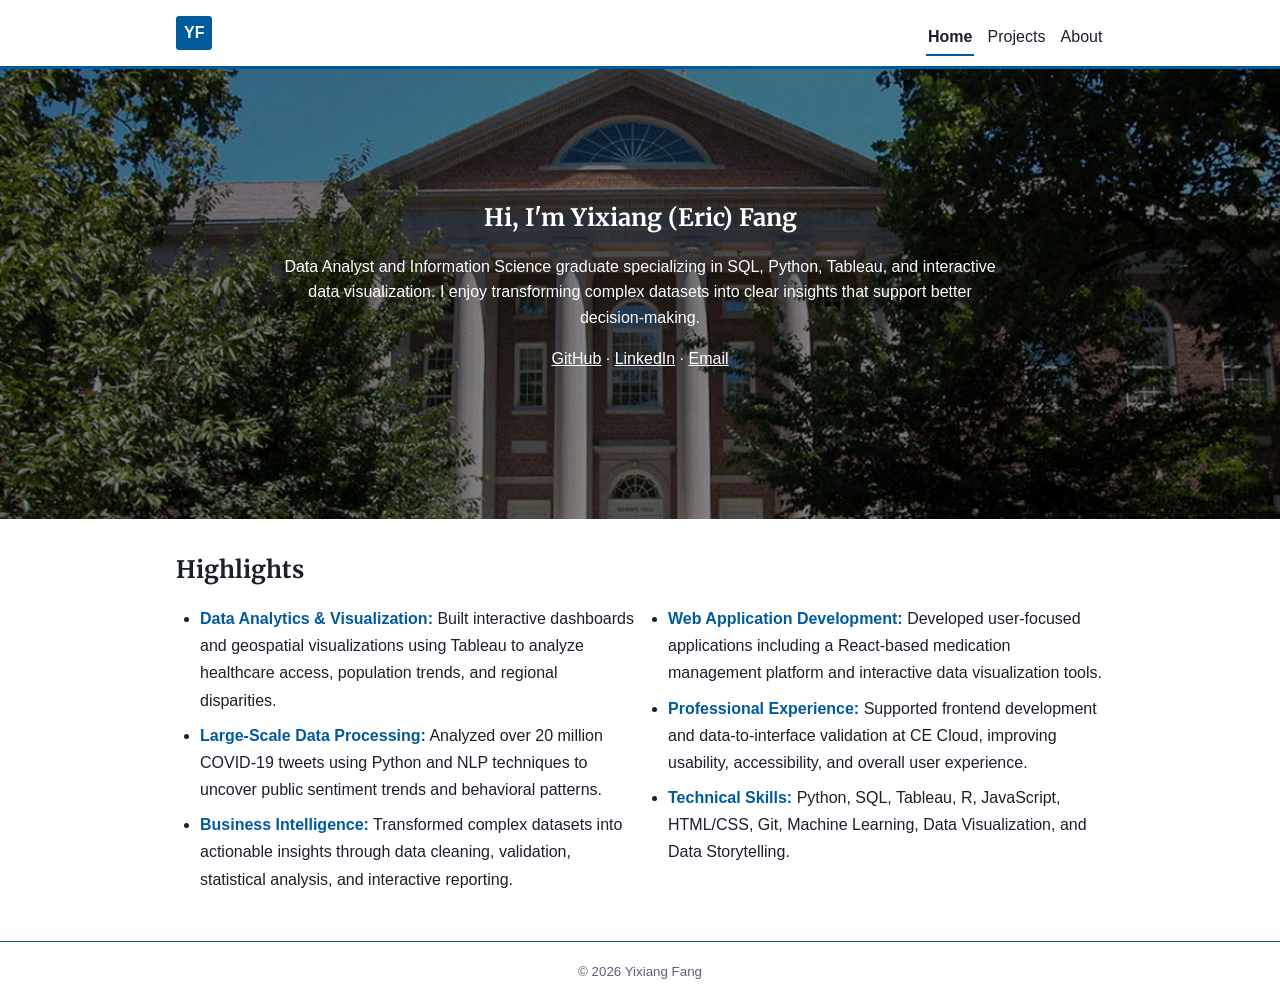
<file: index.html>
<!doctype html>
<html lang="en">
<head>
  <meta charset="utf-8">
  <title>Yixiang Fang</title>
  <meta name="viewport" content="width=device-width, initial-scale=1">
  <link rel="preconnect" href="https://fonts.gstatic.com" crossorigin>
  <link href="https://fonts.googleapis.com/css2?family=Merriweather:wght@700&display=swap" rel="stylesheet">
  <link rel="stylesheet" href="styles.css?v=2">
  <meta name="description" content="Homepage for my info including: projects, profile, and links.">
</head>
<body>
  <header class="site-header">
    <div class="wrap">
      <a class="logo" href="index.html">YF</a>
      <nav aria-label="Primary">
        <ul class="nav">
          <li><a href="index.html" aria-current="page">Home</a></li>
          <li><a href="projects.html">Projects</a></li>
          <li><a href="about.html">About</a></li>
        </ul>
      </nav>
    </div>
  </header>

  <section class="hero">
    <div class="hero-content">
      <h1>Hi, I'm Yixiang (Eric) Fang</h1>
      <p>
        Data Analyst and Information Science graduate specializing in SQL, Python,
        Tableau, and interactive data visualization. I enjoy transforming complex
        datasets into clear insights that support better decision-making.
      </p>
      <p class="links">
        <a href="https://github.com/ericf05" target="_blank" rel="noopener noreferrer">GitHub</a> ·
        <a href="https://www.linkedin.com/in/yixiang-fang-30535a265/" target="_blank" rel="noopener noreferrer">LinkedIn</a> ·
        <a href="mailto:ericfang0105@gmail.com">Email</a>
      </p>
    </div>
  </section>

  <main id="content" class="wrap">
    <section class="section" id="highlights">
      <h2>Highlights</h2>
      <ul class="highlights-list">
        <li><strong>Data Analytics & Visualization:</strong> Built interactive dashboards and geospatial visualizations using Tableau to analyze healthcare access, population trends, and regional disparities.</li>
        <li><strong>Large-Scale Data Processing:</strong> Analyzed over 20 million COVID-19 tweets using Python and NLP techniques to uncover public sentiment trends and behavioral patterns.</li>
        <li><strong>Business Intelligence:</strong> Transformed complex datasets into actionable insights through data cleaning, validation, statistical analysis, and interactive reporting.</li>
        <li><strong>Web Application Development:</strong> Developed user-focused applications including a React-based medication management platform and interactive data visualization tools.</li>
        <li><strong>Professional Experience:</strong> Supported frontend development and data-to-interface validation at CE Cloud, improving usability, accessibility, and overall user experience.</li>
        <li><strong>Technical Skills:</strong> Python, SQL, Tableau, R, JavaScript, HTML/CSS, Git, Machine Learning, Data Visualization, and Data Storytelling.</li>
      </ul>
    </section>
  </main>

  <footer class="site-footer">
    <small>&copy; 2026 Yixiang Fang</small>
  </footer>
</body>
</html>
</file>
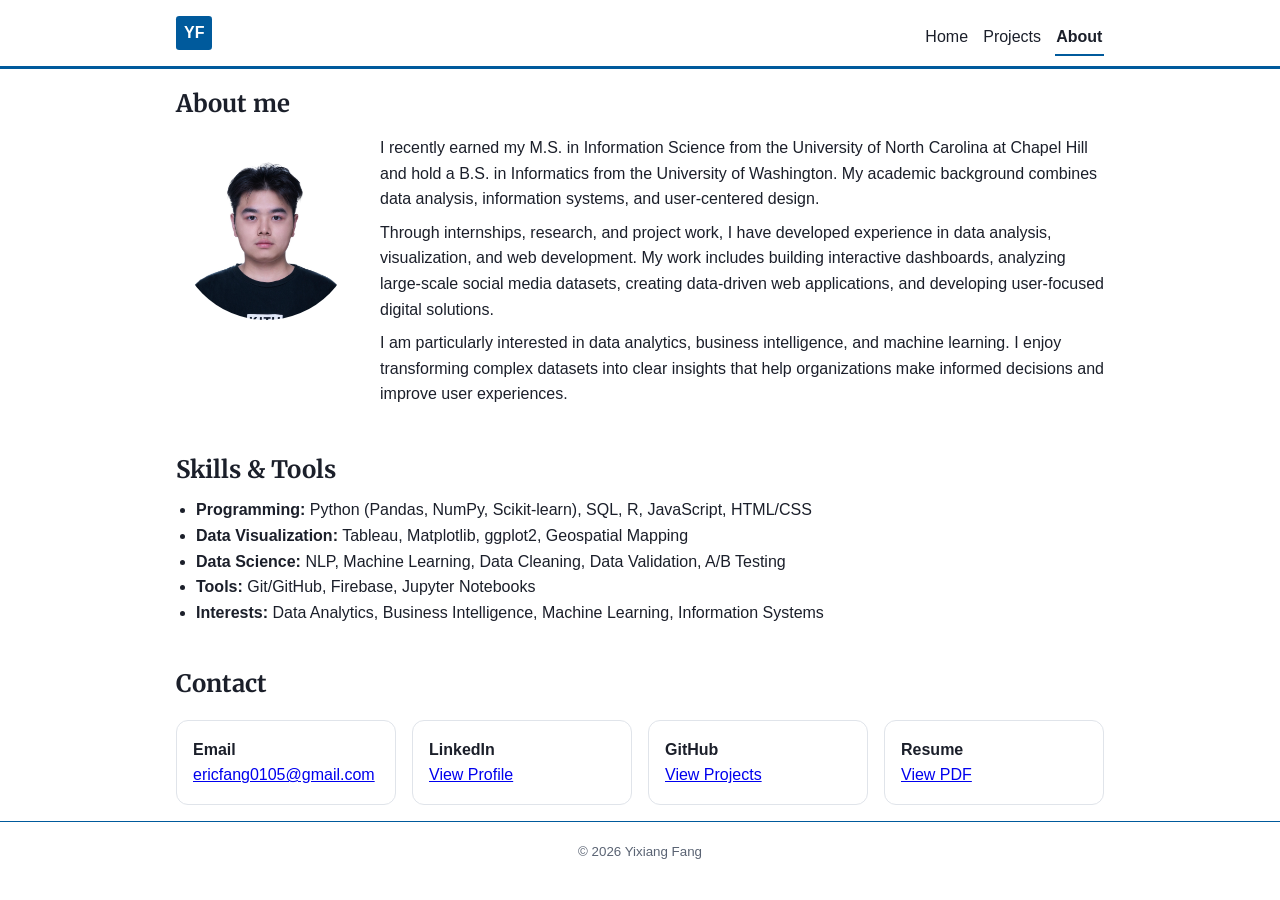
<file: about.html>
<!doctype html>
<html lang="en">
<head>
  <meta charset="utf-8">
  <title>About — Yixiang Fang</title>
  <meta name="viewport" content="width=device-width, initial-scale=1">
  <meta name="description" content="About and contact page for Yixiang (Eric) Fang.">

  <link rel="preconnect" href="https://fonts.gstatic.com" crossorigin>
  <link href="https://fonts.googleapis.com/css2?family=Merriweather:wght@700&display=swap" rel="stylesheet">
  <link rel="stylesheet" href="styles.css">
</head>
<body class="about-page">
  <header class="site-header">
    <div class="wrap">
      <a class="logo" href="index.html">YF</a>
      <nav aria-label="Primary">
        <ul class="nav">
          <li><a href="index.html">Home</a></li>
          <li><a href="projects.html">Projects</a></li>
          <li><a href="about.html" aria-current="page">About</a></li>
        </ul>
      </nav>
    </div>
  </header>

  <main id="content" class="wrap">
    <section class="section" aria-labelledby="about-title">
      <h1 id="about-title">About me</h1>
      <figure class="profile">
        <img src="images/Eric.jpg" alt="Portrait of Yixiang (Eric) Fang" class="avatar">
        <figcaption>
          <p>
            I recently earned my M.S. in Information Science from the University of North Carolina at Chapel Hill and hold a B.S. in Informatics from the University of Washington. My academic background combines data analysis, information systems, and user-centered design.
          </p>
          <p>
            Through internships, research, and project work, I have developed experience in data analysis, visualization, and web development. My work includes building interactive dashboards, analyzing large-scale social media datasets, creating data-driven web applications, and developing user-focused digital solutions.
          </p>
          <p>
            I am particularly interested in data analytics, business intelligence, and machine learning. I enjoy transforming complex datasets into clear insights that help organizations make informed decisions and improve user experiences.
          </p>
        </figcaption>
      </figure>
    </section>

    <section class="section" aria-labelledby="skills-title">
      <h2 id="skills-title">Skills & Tools</h2>
      <ul class="bullets">
        <li><strong>Programming:</strong> Python (Pandas, NumPy, Scikit-learn), SQL, R, JavaScript, HTML/CSS</li>
        <li><strong>Data Visualization:</strong> Tableau, Matplotlib, ggplot2, Geospatial Mapping</li>
        <li><strong>Data Science:</strong> NLP, Machine Learning, Data Cleaning, Data Validation, A/B Testing</li>
        <li><strong>Tools:</strong> Git/GitHub, Firebase, Jupyter Notebooks</li>
        <li><strong>Interests:</strong> Data Analytics, Business Intelligence, Machine Learning, Information Systems</li>
      </ul>
    </section>

    <section class="section" id="contact">
      <h2>Contact</h2>

      <div class="contact-grid">
        <div>
          <strong>Email</strong><br>
          <a href="mailto:ericfang0105@gmail.com">
            ericfang0105@gmail.com
          </a>
        </div>

        <div>
          <strong>LinkedIn</strong><br>
          <a href="https://www.linkedin.com/in/yixiang-fang-30535a265/" target="_blank" rel="noopener noreferrer">
            View Profile
          </a>
        </div>

        <div>
          <strong>GitHub</strong><br>
          <a href="https://github.com/ericf05" target="_blank" rel="noopener noreferrer">
            View Projects
          </a>
        </div>
        <div>
          <strong>Resume</strong><br>
          <a href="files/Fang_Resume.pdf" target="_blank" rel="noopener noreferrer">
            View PDF
          </a>
        </div>
      </div>
    </section>
  </main>

  <footer class="site-footer">
    <small>&copy; 2026 Yixiang Fang</small>
  </footer>
</body>
</html>
</file>
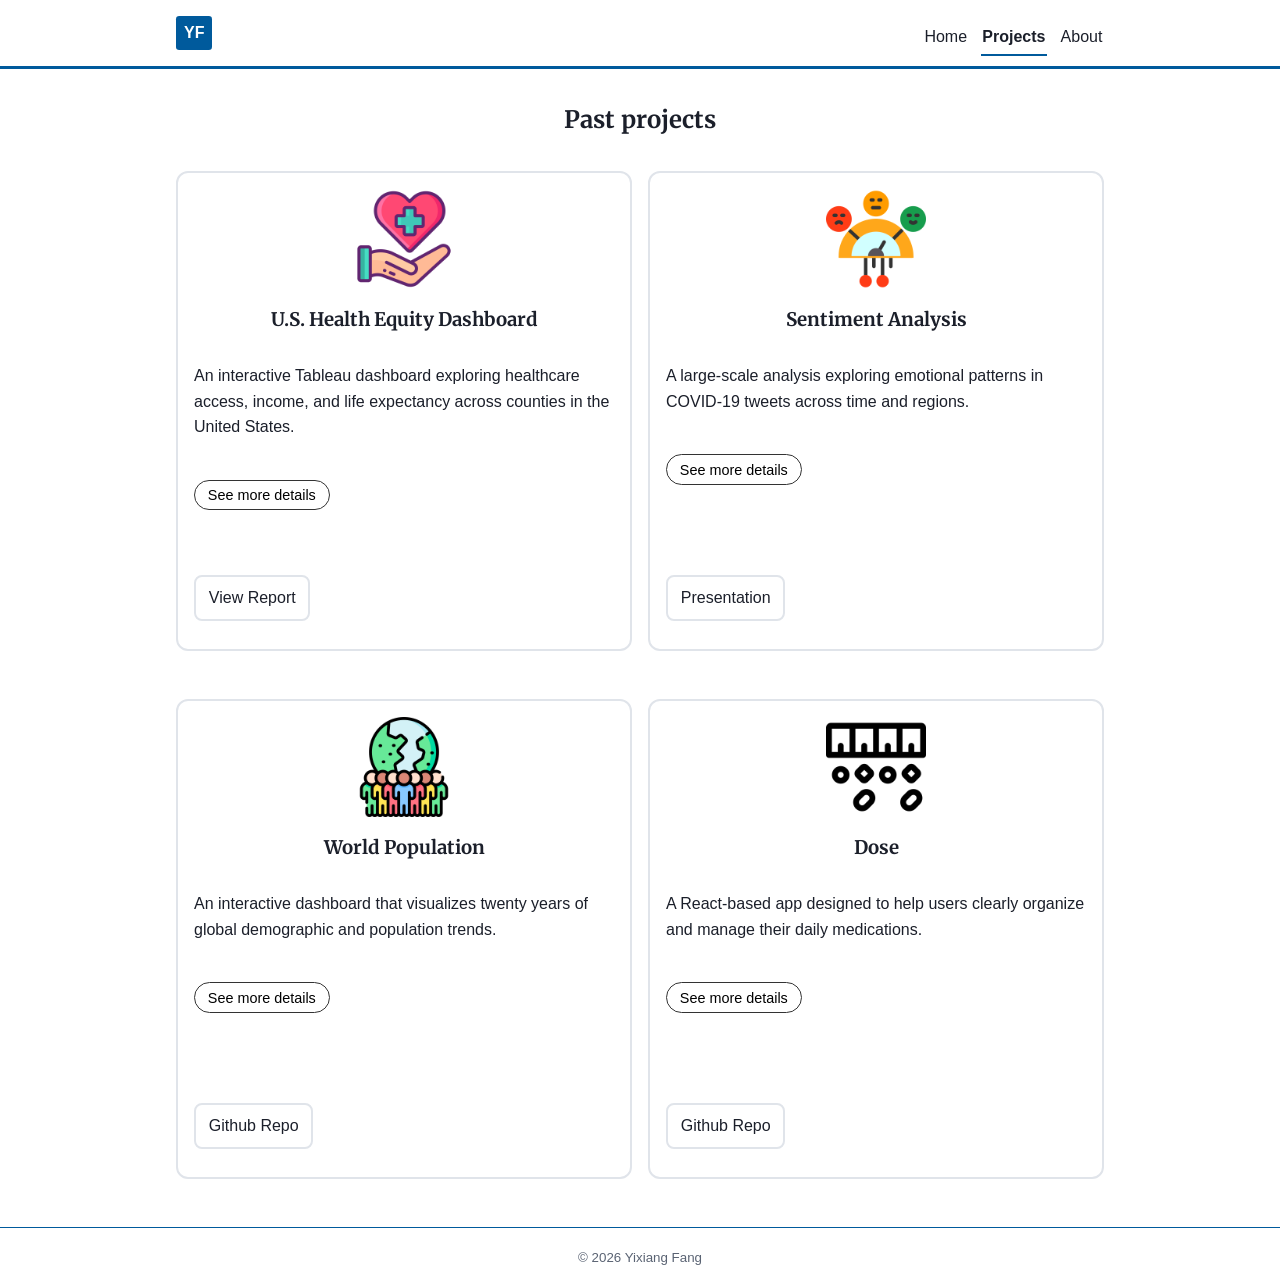
<file: projects.html>
<!doctype html>
<html lang="en">
<head>
  <meta charset="utf-8" />
  <title>Projects — Yixiang Fang</title>
  <meta name="viewport" content="width=device-width, initial-scale=1" />
  <link rel="preconnect" href="https://fonts.gstatic.com" crossorigin>
  <link href="https://fonts.googleapis.com/css2?family=Merriweather:wght@700&display=swap" rel="stylesheet">
  <link rel="stylesheet" href="styles.css" />
  <script src="script.js" defer></script>
  <meta name="description" content="Past projects by Yixiang (Eric) Fang." />
</head>
<body>
  <header class="site-header">
    <div class="wrap">
      <a class="logo" href="index.html">YF</a>
      <nav aria-label="Primary">
        <ul class="nav">
          <li><a href="index.html">Home</a></li>
          <li><a href="projects.html" aria-current="page">Projects</a></li>
          <li><a href="about.html">About</a></li>
        </ul>
      </nav>
    </div>
  </header>

  <main id="content" class="wrap">
    <h1 class="visually-hidden">Projects</h1>
    <section id="projects" class="section">
      <h2>Past projects</h2>
      <div class="projects-grid">
        
        <article class="card">
          <img src="images/health_equity_dashboard.png"
              alt="U.S. Health Equity Dashboard"
              class="card-media icon-img">

          <div class="card-body">
            <h3>
              <a href="https://public.tableau.com/shared/7HCTTFGG7?:display_count=n&:origin=viz_share_link"
                target="_blank"
                rel="noopener noreferrer">
                U.S. Health Equity Dashboard
              </a>
            </h3>
            <p>An interactive Tableau dashboard exploring healthcare access, income, and life expectancy across counties in the United States.</p>
            <p>
              <button class="toggle-details"
                      type="button"
                      aria-expanded="false"
                      aria-controls="health-details">
                See more details
              </button>
            </p>

            <div id="health-details" class="project-details" hidden>
              <ul>
                <li>Built an interactive Tableau Story using county-level health and demographic datasets.</li>
                <li>Created geospatial maps, scatter plots, heatmaps, and trend analyses to visualize regional health disparities.</li>
                <li>Analyzed relationships between uninsured rates, physician access, income, and life expectancy.</li>
                <li>Applied Tableau Level of Detail (LOD) calculations to analyze county-level health disparities and identify a nearly 20-year gap in life expectancy across U.S. counties.</li>
              </ul>
            </div>
            <p>
              <a class="button ghost"
                href="https://docs.google.com/document/d/1__j4rjsGh-60YT24941XPDryff2okfGEUjKGx485oIE/edit?usp=sharing"
                target="_blank"
                rel="noopener noreferrer">
                View Report
              </a>
            </p>
          </div>
        </article>

        <article class="card">
          <img src="images/sentiment_analysis.png" alt="Sentiment Analysis of COVID-19 Tweets" class="card-media icon-img">
          <div class="card-body">
            <h3>Sentiment Analysis</h3>
            <p>A large-scale analysis exploring emotional patterns in COVID-19 tweets across time and regions.</p>
            <p>
              <button class="toggle-details"
                      type="button"
                      aria-expanded="false"
                      aria-controls="covid-details">See more details</button>
            </p>

            <div id="covid-details" class="project-details" hidden>
              <ul>
                <li>Processed over 20 million COVID-19–related tweets to extract emotional signals.</li>
                <li>Created geospatial and emoji-based visualizations to reveal regional differences.</li>
                <li>Built LSTM models for emotion classification and analyzed temporal lag effects.</li>
                <li>Used OLS regression to measure how major events influenced public emotional response.</li>
              </ul>
            </div>
            <p><a class="button ghost" href="https://docs.google.com/presentation/d/1UVyp5wqw_tFm9X6aQcLK1PEp1egBZ-Spp0GkcVEqFWM/edit?usp=sharing" target="_blank" rel="noopener noreferrer">Presentation</a></p>
          </div>
        </article>

        <article class="card">
          <img src="images/WorldPopulationIconV2.png" alt="Research of World Population" class="card-media icon-img">
          <div class="card-body">
            <h3><a href="https://rkayelew.shinyapps.io/BG2final/" target="_blank" rel="noopener noreferrer">World Population</a></h3>
            <p>An interactive dashboard that visualizes twenty years of global demographic and population trends.</p>
            <p>
              <button class="toggle-details"
                      type="button"
                      aria-expanded="false"
                      aria-controls="worldpop-details">See more details</button>
            </p>

            <div id="worldpop-details" class="project-details" hidden>
              <ul>
                <li>Analyzed two decades of demographic and socioeconomic indicators across countries.</li>
                <li>Developed a full R Shiny dashboard with dynamic charts and user-driven filtering.</li>
                <li>Cleaned and transformed multiple datasets to support interactive visual exploration.</li>
                <li>Structured the visualization flow to improve interpretability of global population trends.</li>
              </ul>
            </div>
            <p><a class="button ghost" href="https://github.com/kevtat/BG2" target="_blank" rel="noopener noreferrer">Github Repo</a></p>
          </div>
        </article>

        <article class="card">
          <img src="images/DoseiconV2.png" alt="Dose Pillbox" class="card-media icon-img">
          <div class="card-body">
            <h3><a href="https://project-a5-f5b82.web.app/mypillbox" target="_blank" rel="noopener noreferrer">Dose</a></h3>
            <p>A React-based app designed to help users clearly organize and manage their daily medications.</p>
            <p>
              <button class="toggle-details"
                      type="button"
                      aria-expanded="false"
                      aria-controls="dose-details">See more details</button>
            </p>
            <div id="dose-details" class="project-details" hidden>
              <ul>
                <li>Built with React.js using reusable components and client-side routing.</li>
                <li>Designed responsive layouts optimized for both desktop and mobile devices.</li>
                <li>Implemented workflows for adding prescriptions and organizing daily dosage schedules.</li>
                <li>Collaborated through GitHub with documented pull requests and consistent code patterns.</li>
              </ul>
            </div>
            <p><a class="button ghost" href="https://github.com/info340-su23/project-GConscious" target="_blank" rel="noopener noreferrer">Github Repo</a></p>
          </div>
        </article>

      </div>
    </section>
  </main>

  <footer class="site-footer">
    <small>&copy; 2026 Yixiang Fang</small>
  </footer>
</body>
</html>
</file>
<file: styles.css>
/* Base Reset & Tokens */
* { box-sizing: border-box; }

body {
  margin: 0;
  font-family: Verdana, sans-serif;
  line-height: 1.6;
  color: #1b1f2a;
  background: #fff;
}

.wrap { max-width: 960px; margin: 0 auto; padding: 0 1rem; }

h1, h2, h3 {
  font-family: "Merriweather", serif;
  margin: 0 0 .5rem;
}

.bullets { margin: .5rem 0 0; padding-left: 1.25rem; }

/* Header & Nav */
.site-header {
  border-bottom: 0.2em solid #005A9C;
  padding: .75rem 0;
  background: #fff;
}

.site-header .wrap {
  display: flex;
  align-items: center;
  justify-content: space-between;
  gap: 1rem;
  flex-wrap: wrap;
}

.logo {
  display: inline-block;
  padding: .25rem .5rem;
  background: #005A9C;
  color: #fff;
  text-decoration: none;
  font-weight: bold;
  border-radius: .2rem;
}

.nav {
  display: flex;
  gap: .75rem;
  flex-wrap: wrap;
  list-style: none;
  padding: 0;
  margin: .5rem 0 0;
}

.nav li { display: contents; }

.nav a {
  position: relative;
  text-decoration: none;
  color: #1b1f2a;
  padding: .25rem .1rem;
}

.nav a[aria-current="page"]{
  font-weight: bold;
}
.nav a[aria-current="page"]::after{
  transform:scaleX(1);
}

.nav a::after{
  content:"";
  position:absolute;
  left:0; right:0; bottom:-2px;
  height:2px;
  background:#005A9C;
  transform:scaleX(0);
  transform-origin:left;
  transition:transform .25s ease;
}
.nav a:hover::after{ transform:scaleX(1); }

/* Hero */
.hero{
  color:#fff;
  background:
    linear-gradient(rgba(0,0,0,.45), rgba(0,0,0,.45)),
    url("images/Manning_frontview.jpg") center/cover no-repeat;
  padding: clamp(2rem, 6vw, 6rem) 1rem;
  min-height: 50vh;
  display: grid;
  place-items: center;
  text-align: center;
}

.hero-content{
  max-width: 60ch;
  margin: 0 auto;
}

.hero .links a{
  color:#fff;
  text-decoration: underline;
}

@media (max-width: 480px){
  .hero{ padding: clamp(1.25rem, 6vw, 3rem) 1rem; min-height: 45vh; }
  .hero-content{ text-align:left; }
}

/* Sections & Spacing */
.section { padding: 2rem 0; }

.section + .section { margin-top: 1.5rem; }

#about-title { margin-bottom: 1rem; }

.profile {
  display: grid;
  grid-template-columns: 120px 1fr;
  gap: 1rem;
  align-items: start;
  margin-bottom: 1rem; /* reduce the big bottom gap */
}

.avatar {
  width: 120px;
  height: auto;
  border-radius: 50%;
  display: block;
}

/* Cards (Projects page) */
.card {
  border: 0.15em solid #e0e4ea;
  border-radius: .75rem;
  overflow: hidden;
  margin: 1rem 0;
  background: #fff;
}

.card-media {
  display: block;
  width: 100%;
  height: auto;
  filter: saturate(105%);
}

.icon-img {
  width: 100px;
  height: 100px;
  object-fit: contain;
  display: block;
  margin: 1rem auto 0;
}

.card-body {
  padding: .75rem 1rem;
  display: flex;
  flex-direction: column;
  gap: .5rem;
  min-height: 360px;
}

.card-body:has(.project-details:not([hidden])) {
  height: auto;
}

.card-body h3 { margin: .25rem 0; text-align: center; }

.card-body .button { align-self: center; }

.card-body p:last-of-type {
  margin-top: auto;
}

.button {
  display: inline-block;
  padding: .5rem .8rem;
  background: #005A9C;
  color: #fff;
  text-decoration: none;
  border-radius: .5rem;
  border: 2px solid #005A9C;
}

.button.ghost {
  background: #fff;
  color: #1b1f2a;
  border-color: #e0e4ea;
}

#projects > h2 {
  display: grid;
  place-items: center;
  text-align: center;
  margin-bottom: 1rem;
}

.projects-grid {
  display: grid;
  gap: 1rem;
  grid-template-columns: repeat(2, 1fr);
  align-items: start;
}

@media (max-width: 768px) {
  .projects-grid {
    grid-template-columns: 1fr;
  }
}

/* Highlights (Home page) */
.highlights-list {
  list-style: disc;
  padding-left: 1.5rem;
  margin-top: 1rem;
  line-height: 1.7;
  color: #1b1f2a;
}

.highlights-list li { margin-bottom: .5rem; }
.highlights-list strong { color: #005A9C; font-weight: bold; }
.highlights-list em { font-style: italic; color: #1b1f2a; }

@media (min-width: 64em) {
  .highlights-list { columns: 2; column-gap: 2rem; }
}

/* Footer */
.site-footer {
  border-top: 0.1em solid #005A9C;
  text-align: center;
  padding: 1rem 0;
  color: #5a6373;
}

/* Wide Screens */
@media (min-width: 64em) {
  .hero-content { max-width: 720px; }
  .profile { grid-template-columns: 180px 1fr; gap: 1.5rem; }
  .avatar { width: 180px; }
}

/* About page tweaks */
.about-page .section{ padding:1rem 0; }
.about-page .section + .section{ margin-top:.5rem; }

.about-page .profile{ margin:.5rem 0 0; }
.about-page .profile img{ margin-top:.25rem; }

.about-page .profile figcaption p{ margin:.5rem 0; }
.about-page .profile figcaption p:first-child{ margin-top:0; }
.about-page .profile figcaption p:last-child{ margin-bottom:0; }

.about-page #about-title{ margin-bottom:.75rem; }
.about-page #skills-title{ margin-top:.25rem; }

.visually-hidden{
  position:absolute !important;
  width:1px;height:1px;
  margin:-1px;padding:0;border:0;
  clip:rect(0 0 0 0);clip-path:inset(50%);
  overflow:hidden;white-space:nowrap;
}

/* Toggle details button + expanded text */
.toggle-details {
  padding: 0.4rem 0.8rem;
  border-radius: 999px;
  border: 1px solid #333;
  background-color: #fff;
  font-size: 0.9rem;
  cursor: pointer;
}

.toggle-details:hover,
.toggle-details:focus {
  outline: none;
  box-shadow: 0 0 0 2px #3333;
}

.project-details {
  margin-top: 0.5rem;
  font-size: 0.95rem;
  line-height: 1.5;
}

.contact-grid {
  display: grid;
  grid-template-columns: repeat(auto-fit, minmax(220px, 1fr));
  gap: 1rem;
  margin-top: 1rem;
}

.contact-grid div {
  padding: 1rem;
  border: 1px solid #e0e4ea;
  border-radius: .75rem;
  background: #fff;
}

.card-body h3 a {
  color: inherit;
  text-decoration: none;
}

.card-body h3 a:hover {
  color: #005A9C;
}

.card {
  transition: transform .2s ease,
              box-shadow .2s ease;
}

.card:hover {
  transform: translateY(-4px);
  box-shadow: 0 8px 20px rgba(0,0,0,.08);
}
/* =========================
   Ask Eric Chatbot
   ========================= */

#chat-toggle {
  position: fixed;
  right: 24px;
  bottom: 24px;
  z-index: 1000;

  border: none;
  border-radius: 999px;
  padding: 14px 20px;

  background: #222;
  color: white;

  font-size: 15px;
  font-weight: 600;
  cursor: pointer;

  box-shadow: 0 4px 16px rgba(0, 0, 0, 0.2);
}

#chat-toggle:hover {
  transform: translateY(-2px);
}

#chat-window {
  display: none;

  position: fixed;
  right: 24px;
  bottom: 85px;

  width: 360px;
  height: 480px;

  background: white;
  border: 1px solid #ddd;
  border-radius: 16px;

  box-shadow: 0 10px 40px rgba(0, 0, 0, 0.2);

  overflow: hidden;
  z-index: 1000;
}

#chat-header {
  height: 55px;
  padding: 0 16px;

  display: flex;
  align-items: center;
  justify-content: space-between;

  background: #222;
  color: white;

  font-weight: 600;
}

#chat-close {
  background: none;
  border: none;
  color: white;

  font-size: 24px;
  cursor: pointer;
}

#chat-messages {
  height: 340px;
  padding: 16px;

  overflow-y: auto;
}

.bot-message {
  background: #f2f2f2;
  padding: 10px 12px;
  border-radius: 12px;

  margin-bottom: 12px;
}

.user-message {
  background: #222;
  color: white;

  padding: 10px 12px;
  border-radius: 12px;

  margin-bottom: 12px;
  margin-left: 40px;
}

#chat-input-area {
  display: flex;
  gap: 8px;

  padding: 12px;
  border-top: 1px solid #ddd;
}

#chat-input {
  flex: 1;

  padding: 10px;
  border: 1px solid #ccc;
  border-radius: 8px;

  outline: none;
}

#chat-send {
  border: none;
  border-radius: 8px;

  padding: 10px 14px;

  background: #222;
  color: white;

  cursor: pointer;
}

@media (max-width: 500px) {
  #chat-window {
    right: 10px;
    bottom: 75px;
    width: calc(100% - 20px);
  }

  #chat-toggle {
    right: 16px;
    bottom: 16px;
  }
}
</file>
